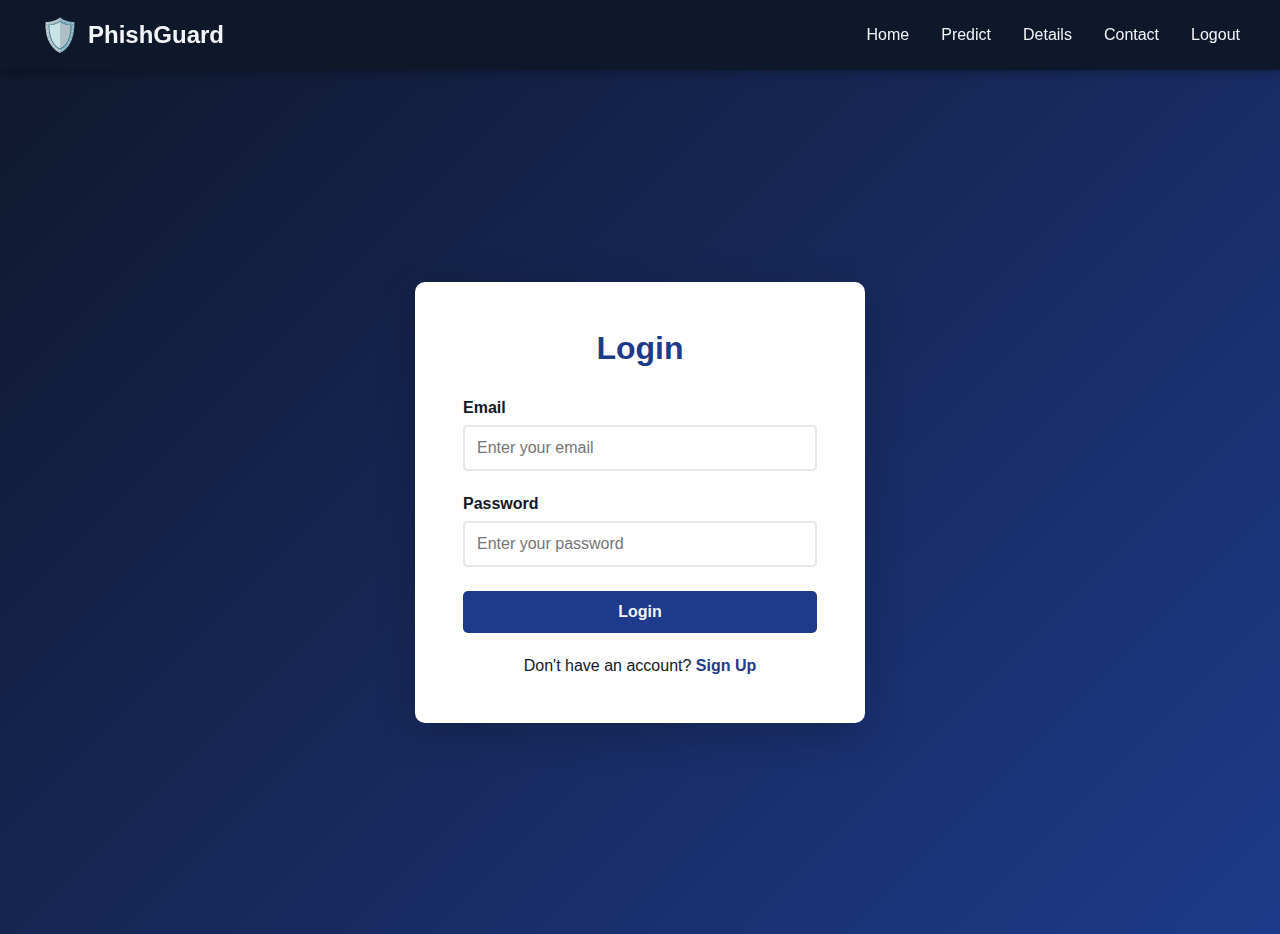
<file: requirements/templates/index.html>
<!DOCTYPE html>
<html lang="en">
<head>
    <meta charset="UTF-8">
    <meta name="viewport" content="width=device-width, initial-scale=1.0">
    <title>PhishGuard - Email Security Detection</title>
    <style>
        * {
            margin: 0;
            padding: 0;
            box-sizing: border-box;
        }

        :root {
            --primary-color: #1e3a8a;
            --secondary-color: #0f172a;
            --accent-color: #ef4444;
            --success-color: #10b981;
            --warning-color: #f59e0b;
            --text-light: #f3f4f6;
            --text-dark: #111827;
            --border-color: #e5e7eb;
        }

        body {
            font-family: 'Segoe UI', Tahoma, Geneva, Verdana, sans-serif;
            background: linear-gradient(135deg, var(--secondary-color) 0%, var(--primary-color) 100%);
            color: var(--text-dark);
            min-height: 100vh;
        }

        /* Navigation */
        nav {
            background-color: var(--secondary-color);
            padding: 1rem 2rem;
            box-shadow: 0 2px 10px rgba(0, 0, 0, 0.3);
            position: sticky;
            top: 0;
            z-index: 100;
        }

        .nav-container {
            max-width: 1200px;
            margin: 0 auto;
            display: flex;
            justify-content: space-between;
            align-items: center;
        }

        .logo {
            display: flex;
            align-items: center;
            gap: 0.5rem;
            font-size: 1.5rem;
            font-weight: bold;
            color: var(--text-light);
            cursor: pointer;
        }

        .logo-icon {
            font-size: 2rem;
        }

        .nav-links {
            display: flex;
            gap: 2rem;
            list-style: none;
        }

        .nav-links a {
            color: var(--text-light);
            text-decoration: none;
            font-weight: 500;
            cursor: pointer;
            transition: color 0.3s;
            border-bottom: 2px solid transparent;
            padding-bottom: 0.5rem;
        }

        .nav-links a:hover,
        .nav-links a.active {
            color: var(--accent-color);
            border-bottom-color: var(--accent-color);
        }

        /* Main Container */
        .container {
            max-width: 1200px;
            margin: 0 auto;
            padding: 2rem;
        }

        .page {
            display: none;
            animation: fadeIn 0.5s ease-in;
        }

        .page.active {
            display: block;
        }

        @keyframes fadeIn {
            from {
                opacity: 0;
                transform: translateY(10px);
            }
            to {
                opacity: 1;
                transform: translateY(0);
            }
        }

        /* Auth Pages (Login/Signup) */
        .auth-container {
            display: flex;
            justify-content: center;
            align-items: center;
            min-height: calc(100vh - 100px);
        }

        .auth-card {
            background: white;
            border-radius: 10px;
            box-shadow: 0 10px 40px rgba(0, 0, 0, 0.2);
            padding: 3rem;
            width: 100%;
            max-width: 450px;
        }

        .auth-card h2 {
            color: var(--primary-color);
            margin-bottom: 2rem;
            text-align: center;
            font-size: 2rem;
        }

        .form-group {
            margin-bottom: 1.5rem;
        }

        .form-group label {
            display: block;
            margin-bottom: 0.5rem;
            color: var(--text-dark);
            font-weight: 600;
        }

        .form-group input {
            width: 100%;
            padding: 0.75rem;
            border: 2px solid var(--border-color);
            border-radius: 5px;
            font-size: 1rem;
            transition: border-color 0.3s;
        }

        .form-group input:focus {
            outline: none;
            border-color: var(--primary-color);
            box-shadow: 0 0 0 3px rgba(30, 58, 138, 0.1);
        }

        .btn {
            width: 100%;
            padding: 0.75rem;
            border: none;
            border-radius: 5px;
            font-size: 1rem;
            font-weight: 600;
            cursor: pointer;
            transition: all 0.3s;
            text-decoration: none;
            display: inline-block;
            text-align: center;
        }

        .btn-primary {
            background: var(--primary-color);
            color: var(--text-light);
        }

        .btn-primary:hover {
            background: #1e40af;
            box-shadow: 0 5px 15px rgba(30, 58, 138, 0.4);
        }

        .btn-secondary {
            background: var(--accent-color);
            color: white;
        }

        .btn-secondary:hover {
            background: #dc2626;
            box-shadow: 0 5px 15px rgba(239, 68, 68, 0.4);
        }

        .auth-switch {
            text-align: center;
            margin-top: 1.5rem;
            color: var(--text-dark);
        }

        .auth-switch a {
            color: var(--primary-color);
            text-decoration: none;
            font-weight: 600;
            cursor: pointer;
        }

        .auth-switch a:hover {
            text-decoration: underline;
        }

        /* Dashboard */
        .dashboard {
            background: white;
            border-radius: 10px;
            padding: 2rem;
            box-shadow: 0 5px 20px rgba(0, 0, 0, 0.1);
        }

        .dashboard h2 {
            color: var(--primary-color);
            margin-bottom: 1rem;
        }

        .welcome-message {
            color: #666;
            margin-bottom: 2rem;
            font-size: 1.1rem;
        }

        .dashboard-grid {
            display: grid;
            grid-template-columns: repeat(auto-fit, minmax(250px, 1fr));
            gap: 2rem;
            margin-top: 2rem;
        }

        .feature-card {
            background: linear-gradient(135deg, var(--primary-color), #1e40af);
            color: white;
            padding: 2rem;
            border-radius: 10px;
            text-align: center;
            cursor: pointer;
            transition: transform 0.3s, box-shadow 0.3s;
        }

        .feature-card:hover {
            transform: translateY(-5px);
            box-shadow: 0 10px 30px rgba(30, 58, 138, 0.3);
        }

        .feature-card-icon {
            font-size: 3rem;
            margin-bottom: 1rem;
        }

        .feature-card h3 {
            margin-bottom: 0.5rem;
        }

        /* Predict Page */
        .predict-container {
            background: white;
            border-radius: 10px;
            padding: 2rem;
            box-shadow: 0 5px 20px rgba(0, 0, 0, 0.1);
        }

        .predict-container h2 {
            color: var(--primary-color);
            margin-bottom: 2rem;
            font-size: 2rem;
        }

        .predict-form {
            display: grid;
            gap: 1.5rem;
        }

        .form-group textarea {
            width: 100%;
            padding: 1rem;
            border: 2px solid var(--border-color);
            border-radius: 5px;
            font-size: 1rem;
            font-family: 'Segoe UI', Tahoma, Geneva, Verdana, sans-serif;
            min-height: 200px;
            resize: vertical;
            transition: border-color 0.3s;
        }

        .form-group textarea:focus {
            outline: none;
            border-color: var(--primary-color);
            box-shadow: 0 0 0 3px rgba(30, 58, 138, 0.1);
        }

        .predict-button {
            background: var(--accent-color);
            color: white;
            padding: 1rem;
            border: none;
            border-radius: 5px;
            font-size: 1.1rem;
            font-weight: 600;
            cursor: pointer;
            transition: all 0.3s;
        }

        .predict-button:hover {
            background: #dc2626;
            box-shadow: 0 5px 15px rgba(239, 68, 68, 0.4);
        }

        .predict-button:disabled {
            background: #d1d5db;
            cursor: not-allowed;
        }

        /* Result Display */
        .result-container {
            margin-top: 2rem;
            padding: 1.5rem;
            border-radius: 10px;
            display: none;
            animation: slideIn 0.5s ease;
        }

        .result-container.phishing {
            background: #fee2e2;
            border: 2px solid var(--accent-color);
        }

        .result-container.legitimate {
            background: #dcfce7;
            border: 2px solid var(--success-color);
        }

        @keyframes slideIn {
            from {
                opacity: 0;
                transform: translateY(10px);
            }
            to {
                opacity: 1;
                transform: translateY(0);
            }
        }

        .result-header {
            display: flex;
            align-items: center;
            gap: 1rem;
            margin-bottom: 1rem;
        }

        .result-icon {
            font-size: 2rem;
        }

        .result-text {
            font-size: 1.3rem;
            font-weight: bold;
        }

        .result-container.phishing .result-text {
            color: var(--accent-color);
        }

        .result-container.legitimate .result-text {
            color: var(--success-color);
        }

        .result-description {
            color: #666;
            font-size: 0.95rem;
            line-height: 1.6;
        }

        /* Details Page */
        .details-container {
            background: white;
            border-radius: 10px;
            padding: 2rem;
            box-shadow: 0 5px 20px rgba(0, 0, 0, 0.1);
        }

        .details-container h2 {
            color: var(--primary-color);
            margin-bottom: 1.5rem;
            font-size: 2rem;
        }

        .details-section {
            margin-bottom: 2rem;
        }

        .details-section h3 {
            color: var(--primary-color);
            margin-bottom: 1rem;
            font-size: 1.3rem;
        }

        .details-section p {
            color: #666;
            line-height: 1.8;
            margin-bottom: 1rem;
        }

        .feature-list {
            list-style: none;
            padding-left: 0;
        }

        .feature-list li {
            padding: 0.75rem;
            margin-bottom: 0.5rem;
            background: #f9fafb;
            border-left: 4px solid var(--primary-color);
            padding-left: 1rem;
            color: #666;
        }

        /* Contact Page */
        .contact-container {
            background: white;
            border-radius: 10px;
            padding: 2rem;
            box-shadow: 0 5px 20px rgba(0, 0, 0, 0.1);
        }

        .contact-container h2 {
            color: var(--primary-color);
            margin-bottom: 2rem;
            font-size: 2rem;
        }

        .contact-content {
            display: grid;
            grid-template-columns: 1fr 1fr;
            gap: 3rem;
        }

        .contact-info {
            display: flex;
            flex-direction: column;
            gap: 2rem;
        }

        .contact-item {
            display: flex;
            gap: 1rem;
        }

        .contact-item-icon {
            font-size: 1.5rem;
            color: var(--accent-color);
            min-width: 30px;
        }

        .contact-item-content h4 {
            color: var(--primary-color);
            margin-bottom: 0.25rem;
        }

        .contact-item-content p {
            color: #666;
        }

        .contact-form {
            display: flex;
            flex-direction: column;
            gap: 1.5rem;
        }

        .contact-form input,
        .contact-form textarea {
            padding: 0.75rem;
            border: 2px solid var(--border-color);
            border-radius: 5px;
            font-family: inherit;
            transition: border-color 0.3s;
        }

        .contact-form input:focus,
        .contact-form textarea:focus {
            outline: none;
            border-color: var(--primary-color);
            box-shadow: 0 0 0 3px rgba(30, 58, 138, 0.1);
        }

        .contact-form textarea {
            resize: vertical;
            min-height: 150px;
        }

        .message-box {
            padding: 1rem;
            border-radius: 5px;
            display: none;
            text-align: center;
            font-weight: 600;
        }

        .message-box.success {
            background: #dcfce7;
            color: var(--success-color);
            border: 2px solid var(--success-color);
        }

        .message-box.error {
            background: #fee2e2;
            color: var(--accent-color);
            border: 2px solid var(--accent-color);
        }

        @media (max-width: 768px) {
            .nav-links {
                gap: 1rem;
            }

            .auth-card {
                padding: 2rem;
            }

            .dashboard-grid {
                grid-template-columns: 1fr;
            }

            .contact-content {
                grid-template-columns: 1fr;
            }

            .container {
                padding: 1rem;
            }
        }
    </style>
</head>
<body>
    <!-- Navigation -->
    <nav>
        <div class="nav-container">
            <div class="logo" onclick="showPage('home', event)">
                <span class="logo-icon">🛡️</span>
                <span>PhishGuard</span>
            </div>
            <ul class="nav-links">
                <li><a onclick="showPage('home', event)" class="nav-link">Home</a></li>
                <li><a onclick="showPage('predict', event)" class="nav-link">Predict</a></li>
                <li><a onclick="showPage('details', event)" class="nav-link">Details</a></li>
                <li><a onclick="showPage('contact', event)" class="nav-link">Contact</a></li>
                <li><a onclick="logout()" class="nav-link">Logout</a></li>
            </ul>
        </div>
    </nav>

    <div class="container">
        <!-- Login Page -->
        <div id="login" class="page active">
            <div class="auth-container">
                <div class="auth-card">
                    <h2>Login</h2>
                    <form onsubmit="handleLogin(event)">
                        <div class="form-group">
                            <label for="login-email">Email</label>
                            <input type="email" id="login-email" required placeholder="Enter your email">
                        </div>
                        <div class="form-group">
                            <label for="login-password">Password</label>
                            <input type="password" id="login-password" required placeholder="Enter your password">
                        </div>
                        <button type="submit" class="btn btn-primary">Login</button>
                        <div class="auth-switch">
                            Don't have an account? <a onclick="showPage('signup', event)">Sign Up</a>
                        </div>
                    </form>
                </div>
            </div>
        </div>

        <!-- Signup Page -->
        <div id="signup" class="page">
            <div class="auth-container">
                <div class="auth-card">
                    <h2>Sign Up</h2>
                    <form onsubmit="handleSignup(event)">
                        <div class="form-group">
                            <label for="signup-name">Full Name</label>
                            <input type="text" id="signup-name" required placeholder="Enter your full name">
                        </div>
                        <div class="form-group">
                            <label for="signup-email">Email</label>
                            <input type="email" id="signup-email" required placeholder="Enter your email">
                        </div>
                        <div class="form-group">
                            <label for="signup-password">Password</label>
                            <input type="password" id="signup-password" required placeholder="Create a password">
                        </div>
                        <div class="form-group">
                            <label for="signup-confirm">Confirm Password</label>
                            <input type="password" id="signup-confirm" required placeholder="Confirm your password">
                        </div>
                        <button type="submit" class="btn btn-primary">Sign Up</button>
                        <div class="auth-switch">
                            Already have an account? <a onclick="showPage('login', event)">Login</a>
                        </div>
                    </form>
                </div>
            </div>
        </div>

        <!-- Home/Dashboard Page -->
        <div id="home" class="page">
            <div class="dashboard">
                <h2>Welcome to PhishGuard</h2>
                <p class="welcome-message">Your trusted email security detection system. Protect yourself from phishing attacks with advanced machine learning technology.</p>
                
                <div class="dashboard-grid">
                    <div class="feature-card" onclick="showPage('predict', event)">
                        <div class="feature-card-icon">🔍</div>
                        <h3>Scan Email</h3>
                        <p>Check if an email is phishing or legitimate</p>
                    </div>
                    <div class="feature-card" onclick="showPage('details', event)">
                        <div class="feature-card-icon">📚</div>
                        <h3>Learn More</h3>
                        <p>Understand phishing and how to stay safe</p>
                    </div>
                    <div class="feature-card" onclick="showPage('contact', event)">
                        <div class="feature-card-icon">📧</div>
                        <h3>Contact Us</h3>
                        <p>Get in touch with our support team</p>
                    </div>
                </div>
            </div>
        </div>

        <!-- Predict Page -->
        <div id="predict" class="page">
            <div class="predict-container">
                <h2>🔐 Email Security Scanner</h2>
                <form class="predict-form" onsubmit="handlePredict(event)">
                    <div class="form-group">
                        <label for="email-content">Paste Email Content Here:</label>
                        <textarea id="email-content" placeholder="Paste the email content you want to check..." required></textarea>
                    </div>
                    <button type="submit" class="predict-button">Scan Email</button>
                </form>

                <div id="result" class="result-container">
                    <div class="result-header">
                        <span class="result-icon" id="result-icon"></span>
                        <span class="result-text" id="result-text"></span>
                    </div>
                    <div class="result-description" id="result-description"></div>
                </div>
            </div>
        </div>

        <!-- Details Page -->
        <div id="details" class="page">
            <div class="details-container">
                <h2>📚 Understanding Phishing</h2>
                
                <div class="details-section">
                    <h3>What is Phishing?</h3>
                    <p>Phishing is a type of cyber attack where fraudsters attempt to trick you into revealing sensitive information like passwords, credit card numbers, or personal details. They typically do this through deceptive emails that appear to come from legitimate sources.</p>
                </div>

                <div class="details-section">
                    <h3>Common Phishing Tactics</h3>
                    <ul class="feature-list">
                        <li>🎯 Urgent requests for action or verification</li>
                        <li>🔗 Suspicious links or attachments</li>
                        <li>🏦 Impersonation of banks or trusted companies</li>
                        <li>⚠️ Threats of account closure or legal action</li>
                        <li>💰 Offers that seem too good to be true</li>
                        <li>📝 Requests for personal or financial information</li>
                    </ul>
                </div>

                <div class="details-section">
                    <h3>How to Protect Yourself</h3>
                    <ul class="feature-list">
                        <li>✅ Always verify the sender's email address carefully</li>
                        <li>✅ Hover over links to see the actual URL</li>
                        <li>✅ Never click links in suspicious emails</li>
                        <li>✅ Use strong, unique passwords</li>
                        <li>✅ Enable two-factor authentication</li>
                        <li>✅ Keep your software and browser updated</li>
                    </ul>
                </div>

                <div class="details-section">
                    <h3>Our Technology</h3>
                    <p>PhishGuard uses advanced machine learning algorithms trained on thousands of emails to identify phishing attempts with high accuracy. Our system analyzes email content, structure, and patterns to provide you with reliable security assessments.</p>
                </div>
            </div>
        </div>

        <!-- Contact Page -->
        <div id="contact" class="page">
            <div class="contact-container">
                <h2>📞 Get In Touch</h2>
                
                <div class="contact-content">
                    <div class="contact-info">
                        <h3>Contact Information</h3>
                        
                        <div class="contact-item">
                            <div class="contact-item-icon">📧</div>
                            <div class="contact-item-content">
                                <h4>Email</h4>
                                <p>support@phishguard.com</p>
                            </div>
                        </div>

                        <div class="contact-item">
                            <div class="contact-item-icon">📱</div>
                            <div class="contact-item-content">
                                <h4>Phone</h4>
                                <p>+1 (555) 123-4567</p>
                            </div>
                        </div>

                        <div class="contact-item">
                            <div class="contact-item-icon">📍</div>
                            <div class="contact-item-content">
                                <h4>Address</h4>
                                <p>123 Security Ave, Tech City, TC 12345</p>
                            </div>
                        </div>

                        <div class="contact-item">
                            <div class="contact-item-icon">🕐</div>
                            <div class="contact-item-content">
                                <h4>Support Hours</h4>
                                <p>Monday - Friday, 9:00 AM - 6:00 PM EST</p>
                            </div>
                        </div>
                    </div>

                    <div class="contact-form">
                        <h3>Send us a Message</h3>
                        <form onsubmit="handleContactForm(event)">
                            <input type="text" placeholder="Your Name" required>
                            <input type="email" placeholder="Your Email" required>
                            <input type="text" placeholder="Subject" required>
                            <textarea placeholder="Your Message" required></textarea>
                            <button type="submit" class="btn btn-secondary">Send Message</button>
                        </form>
                        <div id="contact-message" class="message-box"></div>
                    </div>
                </div>
            </div>
        </div>
    </div>

    <script>
        // Page Navigation
        function showPage(pageId, event) {
            if (event) {
                event.preventDefault();
            }

            // Hide all pages
            document.querySelectorAll('.page').forEach(page => {
                page.classList.remove('active');
            });

            // Remove active class from all nav links
            document.querySelectorAll('.nav-link').forEach(link => {
                link.classList.remove('active');
            });

            // Show selected page
            const page = document.getElementById(pageId);
            if (page) {
                page.classList.add('active');
            }

            // Add active class to clicked nav link
            if (event && event.target.classList.contains('nav-link')) {
                event.target.classList.add('active');
            }
        }

        // Login Handler
        function handleLogin(event) {
            event.preventDefault();
            const email = document.getElementById('login-email').value;
            const password = document.getElementById('login-password').value;

            // Simple validation
            if (email && password) {
                localStorage.setItem('isLoggedIn', 'true');
                localStorage.setItem('userEmail', email);
                showPage('home', null);
                alert('Login successful! Welcome to PhishGuard.');
            }
        }

        // Signup Handler
        function handleSignup(event) {
            event.preventDefault();
            const name = document.getElementById('signup-name').value;
            const email = document.getElementById('signup-email').value;
            const password = document.getElementById('signup-password').value;
            const confirm = document.getElementById('signup-confirm').value;

            if (password !== confirm) {
                alert('Passwords do not match!');
                return;
            }

            localStorage.setItem('isLoggedIn', 'true');
            localStorage.setItem('userEmail', email);
            localStorage.setItem('userName', name);
            showPage('home', null);
            alert('Sign up successful! Welcome to PhishGuard.');
        }

        // Logout Handler
        function logout() {
            localStorage.removeItem('isLoggedIn');
            localStorage.removeItem('userEmail');
            localStorage.removeItem('userName');
            showPage('login', null);
            alert('You have been logged out.');
        }

        // Predict Handler
        async function handlePredict(event) {
            event.preventDefault();
            const emailContent = document.getElementById('email-content').value;
            const resultContainer = document.getElementById('result');

            if (!emailContent.trim()) {
                alert('Please enter email content');
                return;
            }

            try {
                const response = await fetch('/predict', {
                    method: 'POST',
                    headers: {
                        'Content-Type': 'application/json',
                    },
                    body: JSON.stringify({
                        email: emailContent
                    })
                });

                if (!response.ok) {
                    throw new Error('Network response was not ok');
                }

                const data = await response.json();
                const prediction = data.prediction.toLowerCase();

                // Display result
                resultContainer.classList.remove('phishing', 'legitimate');
                
                if (prediction === 'phishing') {
                    resultContainer.classList.add('phishing');
                    document.getElementById('result-icon').textContent = '⚠️';
                    document.getElementById('result-text').textContent = 'PHISHING DETECTED';
                    document.getElementById('result-description').innerHTML = `
                        <strong>This email appears to be a phishing attempt.</strong><br><br>
                        This email contains characteristics commonly found in phishing attacks. 
                        Be cautious and:<br>
                        • Do not click any links<br>
                        • Do not download attachments<br>
                        • Do not reply with personal information<br>
                        • Report it to your email provider
                    `;
                } else {
                    resultContainer.classList.add('legitimate');
                    document.getElementById('result-icon').textContent = '✅';
                    document.getElementById('result-text').textContent = 'LEGITIMATE EMAIL';
                    document.getElementById('result-description').innerHTML = `
                        <strong>This email appears to be legitimate.</strong><br><br>
                        Our analysis suggests this email is safe. However, always remain cautious and 
                        verify any requests through official channels before providing sensitive information.
                    `;
                }

                resultContainer.style.display = 'block';
            } catch (error) {
                console.error('Error:', error);
                alert('Error connecting to the server. Please try again.');
            }
        }

        // Contact Form Handler
        function handleContactForm(event) {
            event.preventDefault();
            const messageBox = document.getElementById('contact-message');
            
            messageBox.textContent = 'Thank you! Your message has been sent. We will get back to you soon.';
            messageBox.classList.remove('error');
            messageBox.classList.add('success');
            messageBox.style.display = 'block';

            event.target.reset();

            setTimeout(() => {
                messageBox.style.display = 'none';
            }, 5000);
        }

        // Check if user is logged in on page load
        window.addEventListener('load', () => {
            const isLoggedIn = localStorage.getItem('isLoggedIn');
            if (isLoggedIn) {
                showPage('home', null);
            } else {
                showPage('login', null);
            }
        });
    </script>
</body>
</html>
</file>
